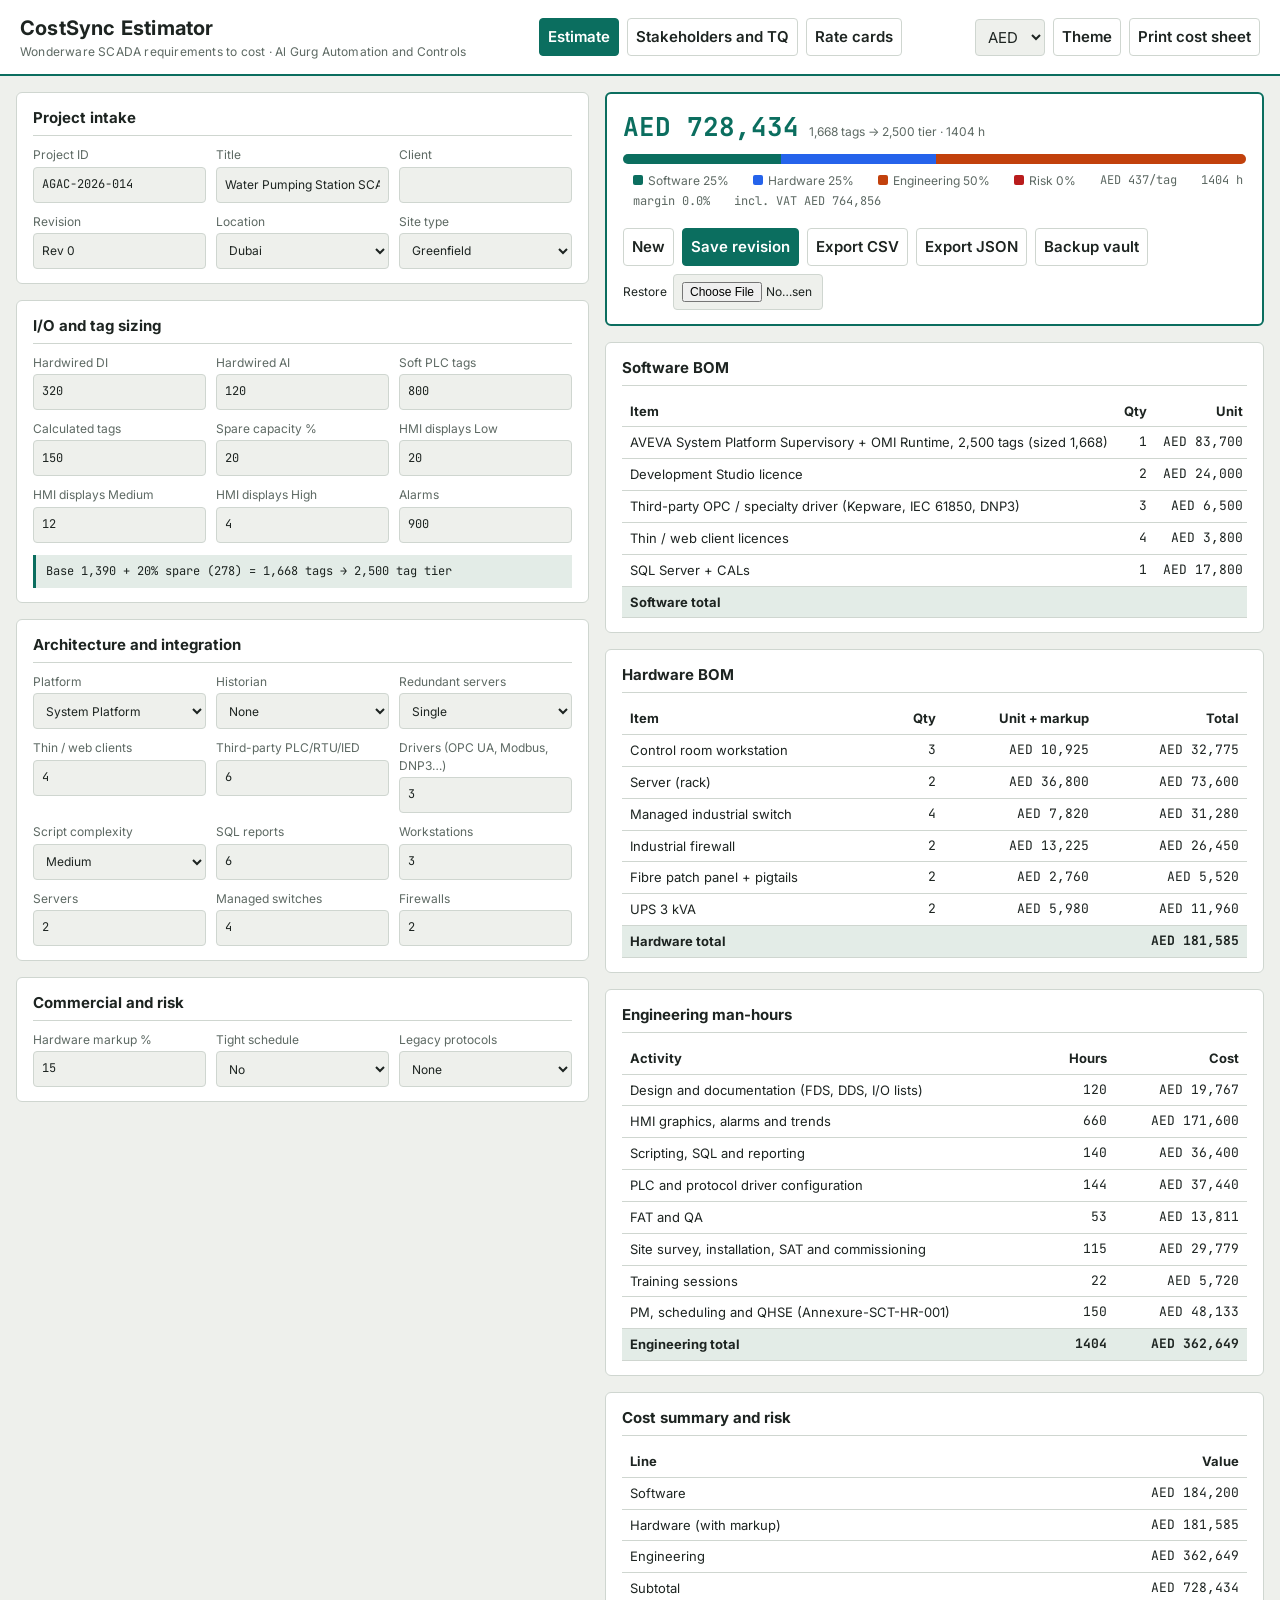
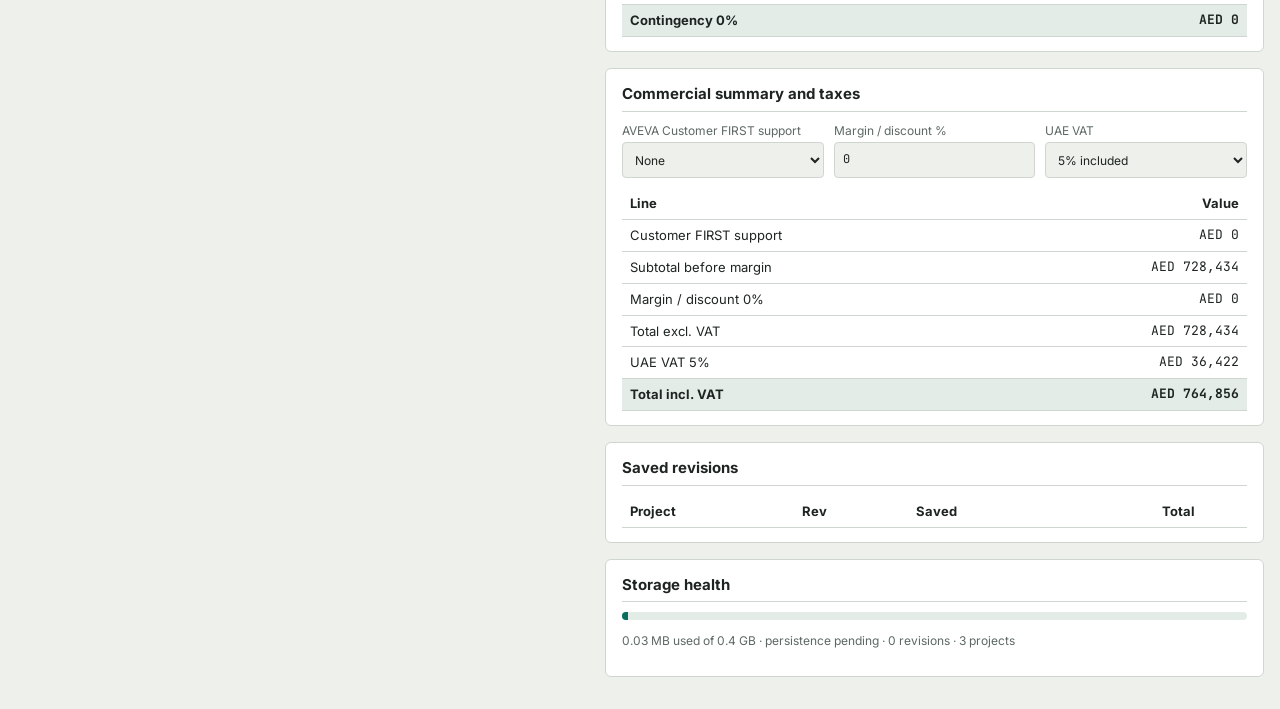
<file: index.html>
<!DOCTYPE html>
<html lang="en"><head><meta charset="utf-8">
<meta name="viewport" content="width=device-width, initial-scale=1, viewport-fit=cover">
<title>CostSync Estimator</title>
<meta name="theme-color" content="#0b6e5f">
<meta name="apple-mobile-web-app-capable" content="yes">
<meta name="apple-mobile-web-app-status-bar-style" content="black-translucent">
<meta name="apple-mobile-web-app-title" content="CostSync">
<link rel="manifest" href="manifest.webmanifest">
<link rel="icon" href="favicon.svg" type="image/svg+xml">
<link rel="icon" href="icons/favicon-32x32.png" sizes="32x32">
<link rel="apple-touch-icon" href="icons/apple-touch-icon.png">
<link rel="preconnect" href="https://fonts.googleapis.com"><link rel="preconnect" href="https://fonts.gstatic.com" crossorigin>
<link rel="stylesheet" href="https://fonts.googleapis.com/css2?family=Inter:wght@400;600;700&family=JetBrains+Mono:wght@400;600&display=swap">
<link rel="stylesheet" href="css/styles.css">
</head><body>
<header><h1>CostSync Estimator<small>Wonderware SCADA requirements to cost · Al Gurg Automation and Controls</small></h1>
<nav class="row"><button data-v="est">Estimate</button><button class="s" data-v="st">Stakeholders and TQ</button><button class="s" data-v="rc">Rate cards</button></nav>
<div class="row"><select id="cur" aria-label="Currency"><option>AED</option><option>USD</option><option>EUR</option></select>
<button class="s" id="install">Install app</button><button class="s" id="theme">Theme</button><button class="s" onclick="window.print()">Print cost sheet</button></div></header>
<main id="v-est">
<div>
<section><h2>Project intake</h2><div class="g">
<label>Project ID<input id="pid" value="AGAC-2026-014"></label>
<label>Title<input id="title" value="Water Pumping Station SCADA"></label>
<label>Client<input id="client"></label>
<label>Revision<input id="rev" value="Rev 0"></label>
<label>Location<select id="emi"><option>Dubai</option><option>Abu Dhabi</option><option>Sharjah</option><option>Northern Emirates</option></select></label>
<label>Site type<select id="site"><option value="0">Greenfield</option><option value="0.06">Brownfield</option></select></label>
</div></section>
<section><h2>I/O and tag sizing</h2><div class="g">
<label>Hardwired DI<input type="number" id="di" value="320" min="0"></label>
<label>Hardwired AI<input type="number" id="ai" value="120" min="0"></label>
<label>Soft PLC tags<input type="number" id="soft" value="800" min="0"></label>
<label>Calculated tags<input type="number" id="calc" value="150" min="0"></label>
<label>Spare capacity %<input type="number" id="spare" value="20" min="0"></label>
<label>HMI displays Low<input type="number" id="gl" value="20" min="0"></label>
<label>HMI displays Medium<input type="number" id="gm" value="12" min="0"></label>
<label>HMI displays High<input type="number" id="gh" value="4" min="0"></label>
<label>Alarms<input type="number" id="alm" value="900" min="0"></label>
</div><p class="fpill mono" id="fpill"></p></section>
<section><h2>Architecture and integration</h2><div class="g">
<label>Platform<select id="plat"><option value="sp">System Platform</option><option value="it">InTouch HMI</option></select></label>
<label>Historian<select id="hist"><option value="0">None</option><option value="1">Standard</option><option value="2">Enterprise</option></select></label>
<label>Redundant servers<select id="red"><option value="1">Single</option><option value="2">Primary/Standby</option></select></label>
<label>Thin / web clients<input type="number" id="cl" value="4" min="0"></label>
<label>Third-party PLC/RTU/IED<input type="number" id="plc" value="6" min="0"></label>
<label>Drivers (OPC UA, Modbus, DNP3…)<input type="number" id="drv" value="3" min="0"></label>
<label>Script complexity<select id="scr"><option value="0">None</option><option value="1">Low</option><option value="2" selected>Medium</option><option value="3">High (.NET)</option></select></label>
<label>SQL reports<input type="number" id="rep" value="6" min="0"></label>
<label>Workstations<input type="number" id="ws" value="3" min="0"></label>
<label>Servers<input type="number" id="srv" value="2" min="0"></label>
<label>Managed switches<input type="number" id="sw" value="4" min="0"></label>
<label>Firewalls<input type="number" id="fw" value="2" min="0"></label>
</div></section>
<section><h2>Commercial and risk</h2><div class="g">

<label>Hardware markup %<input type="number" id="mk" value="15"></label>
<label>Tight schedule<select id="sch"><option value="0">No</option><option value="0.04">Yes</option></select></label>
<label>Legacy protocols<select id="leg"><option value="0">None</option><option value="0.03">Some</option><option value="0.06">Heavy</option></select></label>
</div>
</section>
</div>
<div>
<div class="sum"><b id="grand">0</b><span id="gsub"></span><div class="seg" id="seg"></div><div class="legend" id="segl"></div><div class="row" style="margin-top:12px"><button id="rst" class="s">New</button><button id="save">Save revision</button><button class="s" id="csv">Export CSV</button><button class="s" id="json">Export JSON</button><button class="s" id="bk">Backup vault</button>
<label class="s" style="flex-direction:row;align-items:center;gap:6px;cursor:pointer;color:var(--ink)">Restore<input type="file" id="imp" accept=".json" style="max-width:150px"></label></div></div>
<section><h2>Software BOM</h2><div class="wrap"><table id="tsw"></table></div></section>
<section><h2>Hardware BOM</h2><div class="wrap"><table id="thw"></table></div></section>
<section><h2>Engineering man-hours</h2><div class="wrap"><table id="tmh"></table></div></section>
<section><h2>Cost summary and risk</h2><div class="wrap"><table id="tsm"></table></div></section>
<section><h2>Commercial summary and taxes</h2><div class="g">
<label>AVEVA Customer FIRST support<select id="sla"><option value="0">None</option><option value="0.15">Standard 15%</option><option value="0.18">Gold 18%</option></select></label>
<label>Margin / discount %<input type="number" id="mgn" value="0" step="0.5"></label>
<label>UAE VAT<select id="vat"><option value="1">5% included</option><option value="0">Off</option></select></label></div>
<div class="wrap" style="margin-top:10px"><table id="tcm"></table></div></section>
<section><h2>Saved revisions</h2><div class="wrap"><table id="trv"></table></div></section>
<section id="storage"><h2>Storage health</h2><div class="bar"><i id="sb" style="width:0"></i></div><p class="mut" id="st">Checking…</p></section>
</div></main>
<main id="v-st" hidden style="grid-template-columns:1fr"><div>
<section><h2>Projects</h2><div class="wrap"><table id="tpr"></table></div></section>
<section><h2>Stakeholder log and TQ tracker</h2><div class="g">
<label>Project<input id="sp"></label>
<label>Type<select id="sty"><option>TQ</option><option>Scope deviation</option><option>Client requirement</option><option>Sign-off</option><option>Milestone</option></select></label>
<label>Priority<select id="spr"><option>High</option><option selected>Medium</option><option>Low</option></select></label>
<label>Due date<input type="date" id="sdu"></label>
<label style="grid-column:1/-1">Description<input id="sde"></label></div>
<div class="row" style="margin:10px 0"><button id="sadd">Add entry</button><select id="sfl"><option value="">All projects</option></select><select id="sfs"><option value="">All statuses</option><option>Open</option><option>Answered</option><option>Closed</option></select></div>
<div class="wrap"><table id="tst"></table></div></section></div></main>
<main id="v-rc" hidden style="grid-template-columns:1fr"><div>
<section><h2>Master rate cards (AED)</h2><p class="mut">Edits apply to every new calculation and are written to the audit trail.</p><div class="rcg"><div class="wrap"><table id="trc"></table></div><div class="wrap"><table id="trc2"></table></div></div></section>
<section><h2>Audit trail</h2><div class="wrap"><table id="tau"></table></div></section></div></main>
<button id="upd">Update available. Click to reload</button>
<script src="js/db.js"></script>
<script src="js/app.js"></script>
<script>
let dp;addEventListener('beforeinstallprompt',e=>{e.preventDefault();dp=e;install.style.display='inline-block'});
install.onclick=async()=>{if(dp){dp.prompt();await dp.userChoice;dp=null;install.style.display='none'}};
if('serviceWorker' in navigator)addEventListener('load',async()=>{try{const r=await navigator.serviceWorker.register('sw.js');
r.addEventListener('updatefound',()=>{const w=r.installing;w.addEventListener('statechange',()=>{if(w.state==='installed'&&navigator.serviceWorker.controller){upd.style.display='block';upd.onclick=()=>{w.postMessage('SKIP');location.reload()}}})})}catch(e){}});
</script></body></html>
</file>
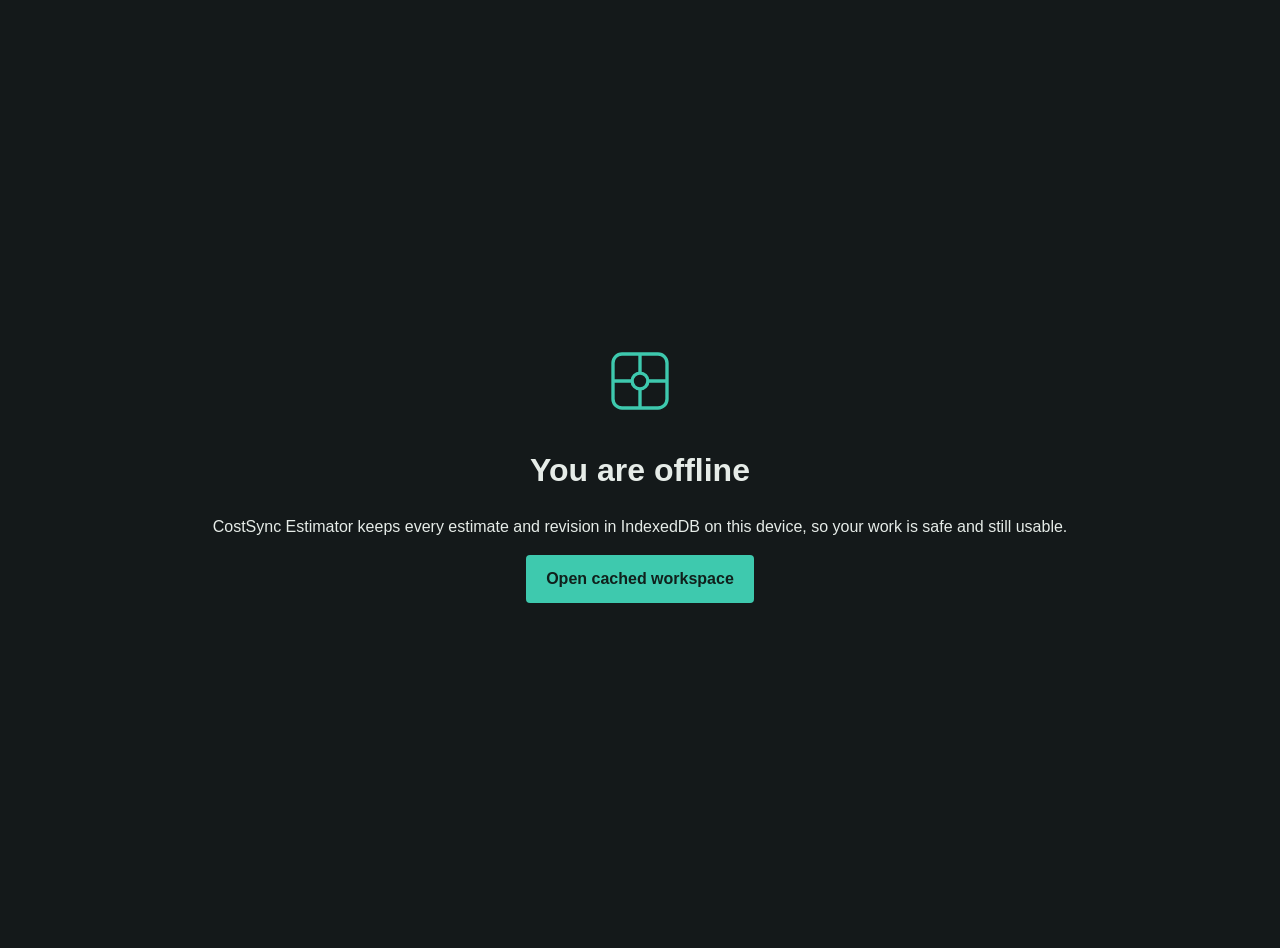
<file: offline.html>
<!DOCTYPE html><html lang="en"><head><meta charset="utf-8"><meta name="viewport" content="width=device-width,initial-scale=1"><title>CostSync offline</title>
<style>body{margin:0;min-height:100vh;display:grid;place-items:center;background:#14191a;color:#e6ece8;font:16px/1.5 Verdana,sans-serif;text-align:center;padding:24px}button{background:#3ec9ae;color:#10201c;border:0;border-radius:4px;padding:12px 20px;font:inherit;font-weight:700;cursor:pointer}</style></head>
<body><div><svg width="72" height="72" viewBox="0 0 64 64" fill="none" stroke="#3ec9ae" stroke-width="3"><rect x="8" y="8" width="48" height="48" rx="8"/><circle cx="32" cy="32" r="7"/><path d="M32 8v17M32 39v17M8 32h17M39 32h17"/></svg>
<h1>You are offline</h1><p>CostSync Estimator keeps every estimate and revision in IndexedDB on this device, so your work is safe and still usable.</p><button onclick="location.href='index.html'">Open cached workspace</button></div></body></html>
</file>
<file: css/styles.css>
:root{--bg:#eef0ec;--panel:#fff;--ink:#1d2421;--mut:#5d6963;--line:#cfd6d0;--acc:#0b6e5f;--acc2:#c2410c;--soft:#e3ece7;box-sizing:border-box;padding-top:env(safe-area-inset-top,0px);padding-bottom:env(safe-area-inset-bottom,0px)}
@media (prefers-color-scheme:dark){:root:not([data-theme="light"]){--bg:#14191a;--panel:#1d2527;--ink:#e6ece8;--mut:#93a39b;--line:#33403f;--acc:#3ec9ae;--acc2:#fb923c;--soft:#243133}}
:root[data-theme="dark"]{--bg:#14191a;--panel:#1d2527;--ink:#e6ece8;--mut:#93a39b;--line:#33403f;--acc:#3ec9ae;--acc2:#fb923c;--soft:#243133}
html{scroll-padding-top:env(safe-area-inset-top,0px)}
*{box-sizing:border-box}body{margin:0;background:var(--bg);color:var(--ink);font:15px/1.45 Inter,"Segoe UI",Verdana,sans-serif}
header{display:flex;flex-wrap:wrap;gap:12px;align-items:center;justify-content:space-between;padding:14px 20px;border-bottom:2px solid var(--acc);background:var(--panel)}
h1{font-size:20px;margin:0;letter-spacing:.2px}h1 small{display:block;font-weight:400;color:var(--mut);font-size:12px}
main{display:grid;grid-template-columns:minmax(0,1fr) minmax(0,1.15fr);gap:16px;padding:16px;max-width:1300px;margin:auto}
@media(max-width:860px){main{grid-template-columns:1fr}}
section{background:var(--panel);border:1px solid var(--line);border-radius:6px;padding:14px 16px;margin-bottom:16px}
h2{font-size:15px;margin:0 0 10px;padding-bottom:6px;border-bottom:1px solid var(--line)}
.g{display:grid;grid-template-columns:repeat(auto-fit,minmax(150px,1fr));gap:10px}
label{display:flex;flex-direction:column;font-size:12px;color:var(--mut);gap:3px}
input,select,button{font:inherit;color:var(--ink);background:var(--bg);border:1px solid var(--line);border-radius:4px;padding:7px 8px;min-height:36px}
button{cursor:pointer;background:var(--acc);color:#fff;border-color:var(--acc);font-weight:600}
button.s{background:var(--panel);color:var(--ink);border-color:var(--line)}
:focus-visible{outline:2px solid var(--acc2);outline-offset:1px}
.wrap{overflow-x:auto}table{width:100%;border-collapse:collapse;font-size:13px}
th,td{text-align:left;padding:6px 8px;border-bottom:1px solid var(--line);white-space:nowrap}td.n,th.n{text-align:right;font-variant-numeric:tabular-nums}
tr.t td{font-weight:700;background:var(--soft)}
.sum{position:static;z-index:5;background:var(--panel);border:2px solid var(--acc);border-radius:6px;padding:12px 16px;margin-bottom:16px}
.sum b{font-size:26px;color:var(--acc)}.sum span{color:var(--mut);font-size:12px;margin-left:10px}
.row{display:flex;flex-wrap:wrap;gap:8px;align-items:center}.bar{height:8px;background:var(--soft);border-radius:4px;overflow:hidden}.bar i{display:block;height:100%;background:var(--acc)}
.mut{color:var(--mut);font-size:12px}
@media print{header button,.noprint,#storage,.row button{display:none!important}main{display:block}.sum{position:static}}
#install,#upd{display:none}#upd{position:fixed;bottom:16px;left:50%;transform:translateX(-50%);z-index:50;background:var(--acc2);color:#fff}
[hidden]{display:none!important}nav{gap:6px}@media print{nav{display:none!important}}
.mono,td.n,input[type=number],#pid,.sum b{font-family:"JetBrains Mono",ui-monospace,Consolas,monospace;font-variant-numeric:tabular-nums}
tr:not(.t):hover td{background:var(--soft)}
.seg{display:flex;height:10px;border-radius:5px;overflow:hidden;margin:8px 0;background:var(--soft)}.seg i{display:block;height:100%}
.legend{display:flex;flex-wrap:wrap;gap:4px 14px;font-size:12px;color:var(--mut);margin-bottom:6px}.legend u{display:inline-block;width:10px;height:10px;border-radius:2px;margin-right:5px;text-decoration:none}
.fpill{margin:12px 0 0;padding:8px 10px;background:var(--soft);border-left:3px solid var(--acc);font-size:12px}
.rcg{display:grid;grid-template-columns:1fr 1fr;gap:16px;align-items:start}@media(max-width:860px){.rcg{grid-template-columns:1fr}}
.bdg{display:inline-block;border:0;border-radius:999px;padding:2px 10px;min-height:0;font-size:12px;font-weight:600;--bc:#5d6963;color:var(--bc);background:color-mix(in srgb,var(--bc) 16%,transparent)}
.b-High{--bc:#c81e3a}.b-Medium,.b-Open{--bc:#b45309}.b-Low,.b-Milestone{--bc:#5d6963}.b-Answered{--bc:#0369a1}.b-Closed,.b-Signoff{--bc:#047857}.b-Estimating{--bc:#0b6e5f}.b-TQ{--bc:#0e7490}.b-Scopedeviation{--bc:#6d28d9}.b-Clientrequirement{--bc:#1d4ed8}
button.bdg{cursor:pointer;color:var(--bc);background:color-mix(in srgb,var(--bc) 16%,transparent)}
@media(prefers-color-scheme:dark){:root:not([data-theme=light]) .bdg{filter:brightness(1.7)}}:root[data-theme=dark] .bdg{filter:brightness(1.7)}
.sum{top:16px;z-index:20;padding:10px 14px;margin-bottom:12px}
.sum .legend{min-height:44px;align-content:flex-start}
@media(max-width:860px){.sum{position:static}}
.sum{position:static;padding:14px 16px;margin-bottom:16px}
</file>
